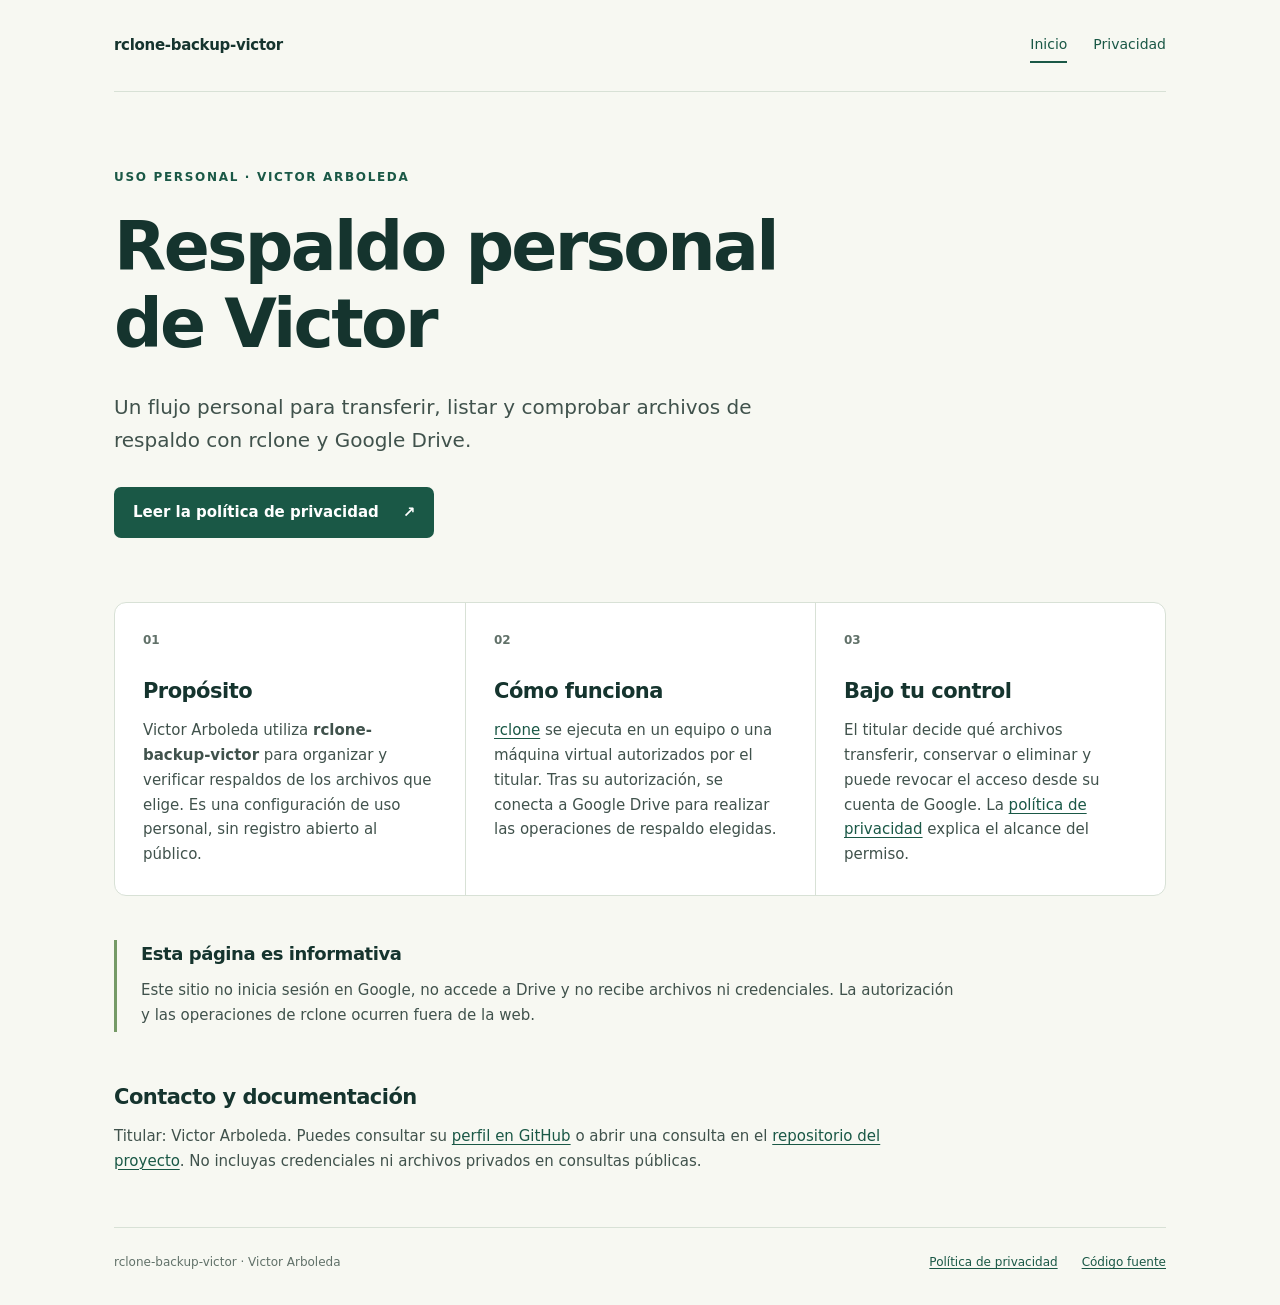
<file: docs/index.html>
<!doctype html>
<html lang="es">
<head>
  <meta charset="utf-8">
  <meta name="viewport" content="width=device-width, initial-scale=1">
  <meta name="description" content="Información sobre rclone-backup-victor, el flujo de respaldo personal de Victor Arboleda con rclone y Google Drive.">
  <title>Respaldo personal de Victor · rclone-backup-victor</title>
  <link rel="stylesheet" href="styles.css">
</head>
<body>
  <a class="skip" href="#contenido">Saltar al contenido</a>
  <div class="shell">
    <header>
      <a class="brand" href="./">rclone-backup-victor</a>
      <nav aria-label="Navegación principal"><a href="./" aria-current="page">Inicio</a><a href="privacy.html">Privacidad</a></nav>
    </header>
    <main id="contenido">
      <section class="hero">
        <p class="eyebrow">Uso personal · Victor Arboleda</p>
        <h1>Respaldo personal<br>de Victor</h1>
        <p class="lead">Un flujo personal para transferir, listar y comprobar archivos de respaldo con rclone y Google Drive.</p>
        <a class="button" href="privacy.html">Leer la política de privacidad <span aria-hidden="true">↗</span></a>
      </section>
      <section class="grid" aria-label="Acerca del respaldo">
        <article class="card"><span class="number" aria-hidden="true">01</span><h2>Propósito</h2><p>Victor Arboleda utiliza <strong>rclone-backup-victor</strong> para organizar y verificar respaldos de los archivos que elige. Es una configuración de uso personal, sin registro abierto al público.</p></article>
        <article class="card"><span class="number" aria-hidden="true">02</span><h2>Cómo funciona</h2><p><a href="https://rclone.org/drive/">rclone</a> se ejecuta en un equipo o una máquina virtual autorizados por el titular. Tras su autorización, se conecta a Google Drive para realizar las operaciones de respaldo elegidas.</p></article>
        <article class="card"><span class="number" aria-hidden="true">03</span><h2>Bajo tu control</h2><p>El titular decide qué archivos transferir, conservar o eliminar y puede revocar el acceso desde su cuenta de Google. La <a href="privacy.html">política de privacidad</a> explica el alcance del permiso.</p></article>
      </section>
      <aside class="note"><h2>Esta página es informativa</h2><p>Este sitio no inicia sesión en Google, no accede a Drive y no recibe archivos ni credenciales. La autorización y las operaciones de rclone ocurren fuera de la web.</p></aside>
      <section class="contact"><h2>Contacto y documentación</h2><p>Titular: Victor Arboleda. Puedes consultar su <a href="https://github.com/varboledaec">perfil en GitHub</a> o abrir una consulta en el <a href="https://github.com/varboledaec/rclone-backup-victor/issues">repositorio del proyecto</a>. No incluyas credenciales ni archivos privados en consultas públicas.</p></section>
    </main>
    <footer><span>rclone-backup-victor · Victor Arboleda</span><a href="privacy.html">Política de privacidad</a><a href="https://github.com/varboledaec/rclone-backup-victor">Código fuente</a></footer>
  </div>
</body>
</html>
</file>
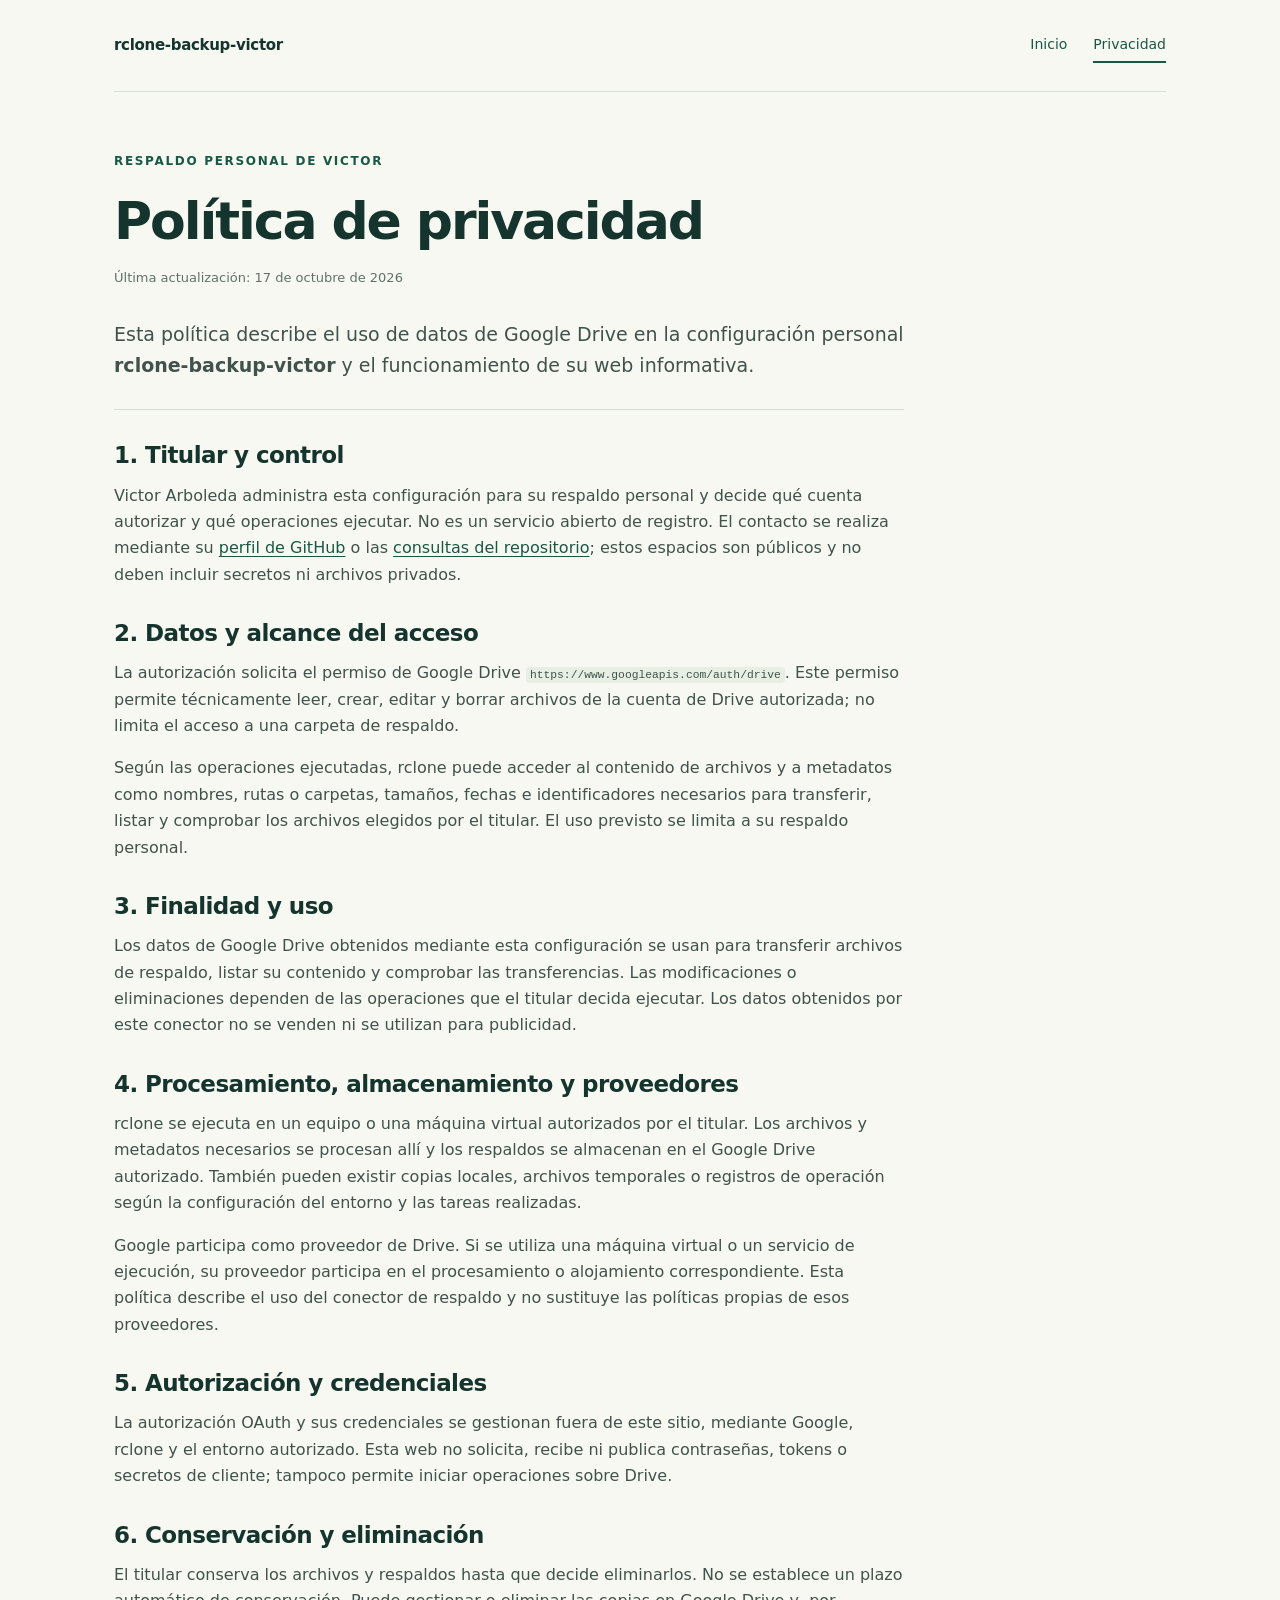
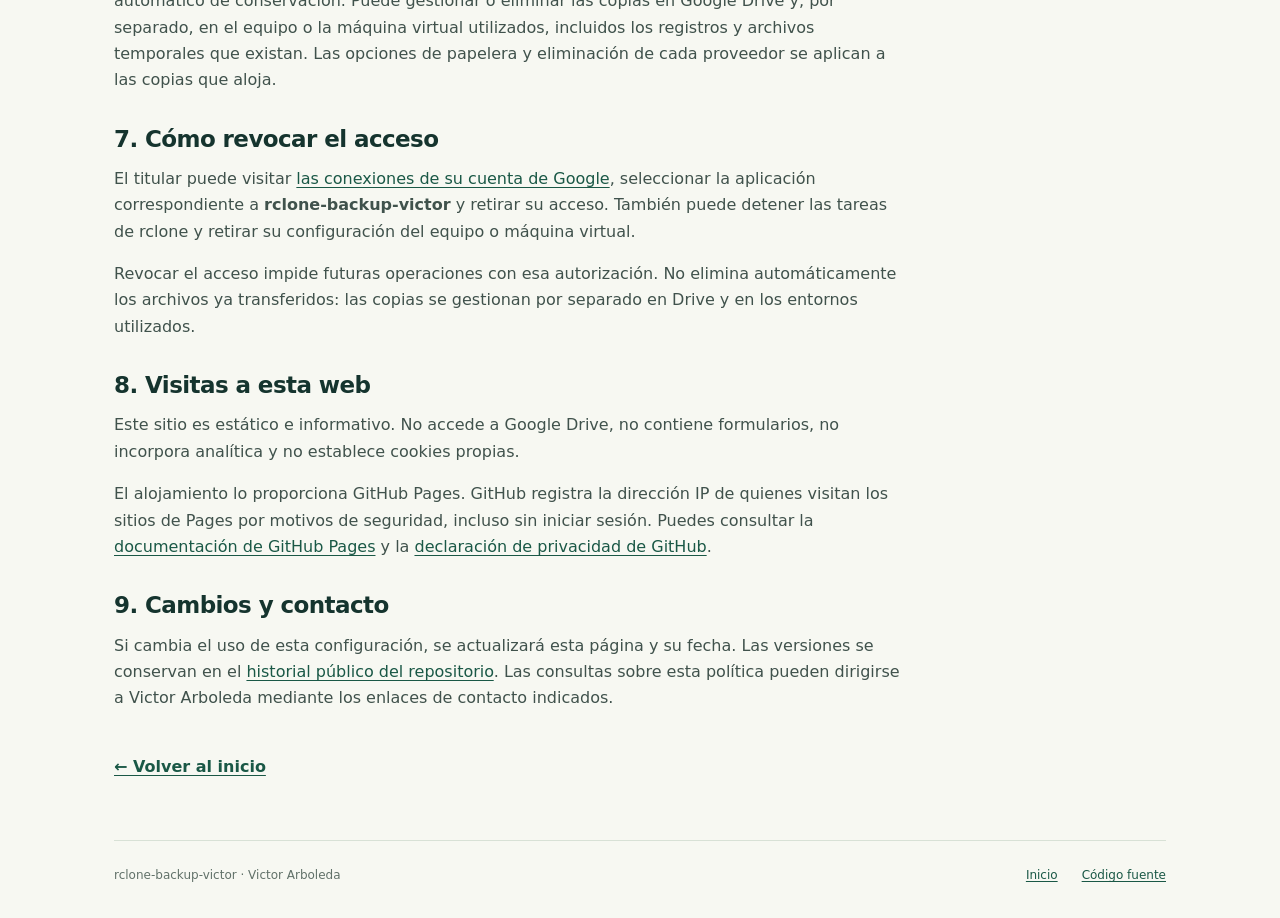
<file: docs/privacy.html>
<!doctype html>
<html lang="es">
<head>
  <meta charset="utf-8">
  <meta name="viewport" content="width=device-width, initial-scale=1">
  <meta name="description" content="Política de privacidad de rclone-backup-victor: acceso a Google Drive, uso, almacenamiento, conservación y revocación del acceso.">
  <title>Política de privacidad · rclone-backup-victor</title>
  <link rel="stylesheet" href="styles.css">
</head>
<body>
  <a class="skip" href="#contenido">Saltar al contenido</a>
  <div class="shell">
    <header>
      <a class="brand" href="./">rclone-backup-victor</a>
      <nav aria-label="Navegación principal"><a href="./">Inicio</a><a href="privacy.html" aria-current="page">Privacidad</a></nav>
    </header>
    <main id="contenido" class="policy">
      <p class="eyebrow">Respaldo personal de Victor</p>
      <h1>Política de privacidad</h1>
      <p class="updated">Última actualización: <time datetime="2026-10-17">17 de octubre de 2026</time></p>
      <p class="lead">Esta política describe el uso de datos de Google Drive en la configuración personal <strong>rclone-backup-victor</strong> y el funcionamiento de su web informativa.</p>
      <section><h2>1. Titular y control</h2><p>Victor Arboleda administra esta configuración para su respaldo personal y decide qué cuenta autorizar y qué operaciones ejecutar. No es un servicio abierto de registro. El contacto se realiza mediante su <a href="https://github.com/varboledaec">perfil de GitHub</a> o las <a href="https://github.com/varboledaec/rclone-backup-victor/issues">consultas del repositorio</a>; estos espacios son públicos y no deben incluir secretos ni archivos privados.</p></section>
      <section><h2>2. Datos y alcance del acceso</h2><p>La autorización solicita el permiso de Google Drive <code>https://www.googleapis.com/auth/drive</code>. Este permiso permite técnicamente leer, crear, editar y borrar archivos de la cuenta de Drive autorizada; no limita el acceso a una carpeta de respaldo.</p><p>Según las operaciones ejecutadas, rclone puede acceder al contenido de archivos y a metadatos como nombres, rutas o carpetas, tamaños, fechas e identificadores necesarios para transferir, listar y comprobar los archivos elegidos por el titular. El uso previsto se limita a su respaldo personal.</p></section>
      <section><h2>3. Finalidad y uso</h2><p>Los datos de Google Drive obtenidos mediante esta configuración se usan para transferir archivos de respaldo, listar su contenido y comprobar las transferencias. Las modificaciones o eliminaciones dependen de las operaciones que el titular decida ejecutar. Los datos obtenidos por este conector no se venden ni se utilizan para publicidad.</p></section>
      <section><h2>4. Procesamiento, almacenamiento y proveedores</h2><p>rclone se ejecuta en un equipo o una máquina virtual autorizados por el titular. Los archivos y metadatos necesarios se procesan allí y los respaldos se almacenan en el Google Drive autorizado. También pueden existir copias locales, archivos temporales o registros de operación según la configuración del entorno y las tareas realizadas.</p><p>Google participa como proveedor de Drive. Si se utiliza una máquina virtual o un servicio de ejecución, su proveedor participa en el procesamiento o alojamiento correspondiente. Esta política describe el uso del conector de respaldo y no sustituye las políticas propias de esos proveedores.</p></section>
      <section><h2>5. Autorización y credenciales</h2><p>La autorización OAuth y sus credenciales se gestionan fuera de este sitio, mediante Google, rclone y el entorno autorizado. Esta web no solicita, recibe ni publica contraseñas, tokens o secretos de cliente; tampoco permite iniciar operaciones sobre Drive.</p></section>
      <section><h2>6. Conservación y eliminación</h2><p>El titular conserva los archivos y respaldos hasta que decide eliminarlos. No se establece un plazo automático de conservación. Puede gestionar o eliminar las copias en Google Drive y, por separado, en el equipo o la máquina virtual utilizados, incluidos los registros y archivos temporales que existan. Las opciones de papelera y eliminación de cada proveedor se aplican a las copias que aloja.</p></section>
      <section><h2>7. Cómo revocar el acceso</h2><p>El titular puede visitar <a href="https://myaccount.google.com/connections">las conexiones de su cuenta de Google</a>, seleccionar la aplicación correspondiente a <strong>rclone-backup-victor</strong> y retirar su acceso. También puede detener las tareas de rclone y retirar su configuración del equipo o máquina virtual.</p><p>Revocar el acceso impide futuras operaciones con esa autorización. No elimina automáticamente los archivos ya transferidos: las copias se gestionan por separado en Drive y en los entornos utilizados.</p></section>
      <section><h2>8. Visitas a esta web</h2><p>Este sitio es estático e informativo. No accede a Google Drive, no contiene formularios, no incorpora analítica y no establece cookies propias.</p><p>El alojamiento lo proporciona GitHub Pages. GitHub registra la dirección IP de quienes visitan los sitios de Pages por motivos de seguridad, incluso sin iniciar sesión. Puedes consultar la <a href="https://docs.github.com/en/pages/getting-started-with-github-pages/what-is-github-pages#data-collection">documentación de GitHub Pages</a> y la <a href="https://docs.github.com/en/site-policy/privacy-policies/github-general-privacy-statement">declaración de privacidad de GitHub</a>.</p></section>
      <section><h2>9. Cambios y contacto</h2><p>Si cambia el uso de esta configuración, se actualizará esta página y su fecha. Las versiones se conservan en el <a href="https://github.com/varboledaec/rclone-backup-victor">historial público del repositorio</a>. Las consultas sobre esta política pueden dirigirse a Victor Arboleda mediante los enlaces de contacto indicados.</p></section>
      <a class="back" href="./">← Volver al inicio</a>
    </main>
    <footer><span>rclone-backup-victor · Victor Arboleda</span><a href="./">Inicio</a><a href="https://github.com/varboledaec/rclone-backup-victor">Código fuente</a></footer>
  </div>
</body>
</html>
</file>
<file: docs/styles.css>
:root{color-scheme:light;--ink:#15342e;--body:#40524c;--green:#1a5846;--paper:#f7f8f2;--line:#d8e1d6;--muted:#617169}
*{box-sizing:border-box}
body{margin:0;background:var(--paper);color:var(--body);font-family:system-ui,-apple-system,BlinkMacSystemFont,"Segoe UI",sans-serif;line-height:1.65;-webkit-font-smoothing:antialiased}
a{color:var(--green);text-underline-offset:.2em;text-decoration-thickness:1px}
a:hover{text-decoration-thickness:2px}
a:focus-visible{outline:3px solid #b46525;outline-offset:5px;border-radius:3px}
.shell{max-width:1140px;margin:auto;padding:0 44px}
header{display:flex;justify-content:space-between;align-items:center;gap:20px;padding:28px 0;border-bottom:1px solid var(--line)}
.brand{font-size:15px;font-weight:750;letter-spacing:-.02em;text-decoration:none;color:var(--ink);overflow-wrap:anywhere}
nav{display:flex;gap:26px;font-size:14px;flex-shrink:0}
nav a{text-decoration:none;padding:5px 0}
nav a[aria-current]{border-bottom:2px solid var(--green)}
.hero{max-width:800px;padding:76px 0 64px}
.eyebrow{font-size:12px;text-transform:uppercase;letter-spacing:.14em;font-weight:700;color:var(--green);margin:0 0 20px}
h1,h2{color:var(--ink);line-height:1.14;letter-spacing:-.04em}
h1{font-size:clamp(38px,6vw,68px);font-weight:650;margin:0 0 28px}
.lead{font-size:20px;line-height:1.65;max-width:680px;margin:0 0 30px}
.button{display:inline-flex;gap:24px;align-items:center;padding:13px 19px;background:var(--green);color:white;border-radius:7px;text-decoration:none;font-size:15px;font-weight:600}
.button:hover{background:#123e32}
.grid{display:grid;grid-template-columns:repeat(3,minmax(0,1fr));border:1px solid var(--line);border-radius:12px;overflow:hidden;background:#fff}
.card{padding:28px}
.card+.card{border-left:1px solid var(--line)}
.number{font-size:12px;font-weight:700;color:var(--muted);display:block;margin-bottom:30px}
h2{font-size:21px;margin:0 0 14px;font-weight:650;letter-spacing:-.025em}
p{margin:0 0 16px}
.card p{font-size:15px;margin-bottom:0}
.note{border-left:3px solid #759a66;padding:4px 0 4px 24px;margin:44px 0}
.note h2{font-size:18px}.note p{font-size:15px;max-width:820px;margin:0}
.contact{padding:10px 0 38px;max-width:800px}.contact p{font-size:15px}
footer{border-top:1px solid var(--line);padding:25px 0 32px;display:flex;flex-wrap:wrap;gap:10px 24px;font-size:12px;color:var(--muted)}
footer span{margin-right:auto}
.policy{max-width:790px;padding:60px 0}
.policy h1{font-size:clamp(34px,5vw,52px);margin-bottom:16px}
.updated{font-size:13px;color:var(--muted);margin-bottom:30px}
.policy .lead{font-size:19px;max-width:100%;padding-bottom:28px;border-bottom:1px solid var(--line)}
.policy section{margin:32px 0}
.policy h2{font-size:23px}
.policy code{font-size:.87em;overflow-wrap:anywhere;background:#e7eee4;padding:2px 4px;border-radius:4px}
.back{display:inline-block;margin-top:10px;font-weight:600}
.skip{position:absolute;left:16px;top:-70px;padding:10px 16px;background:white;z-index:10}
.skip:focus{top:10px}
@media(max-width:720px){.shell{padding:0 22px}header{padding:21px 0;align-items:flex-start;flex-wrap:wrap;gap:12px}.brand{font-size:14px}nav{gap:22px}.hero{padding:46px 0 40px}.lead{font-size:18px}.grid{grid-template-columns:1fr}.card{padding:24px}.card+.card{border-left:0;border-top:1px solid var(--line)}.number{margin-bottom:14px}.note{margin:30px 0;padding-left:18px}.policy{padding:38px 0}.policy section{margin:28px 0}.policy h2{font-size:21px}footer{gap:12px 22px}footer span{width:100%}.button{font-size:14px;gap:14px}}
</file>
